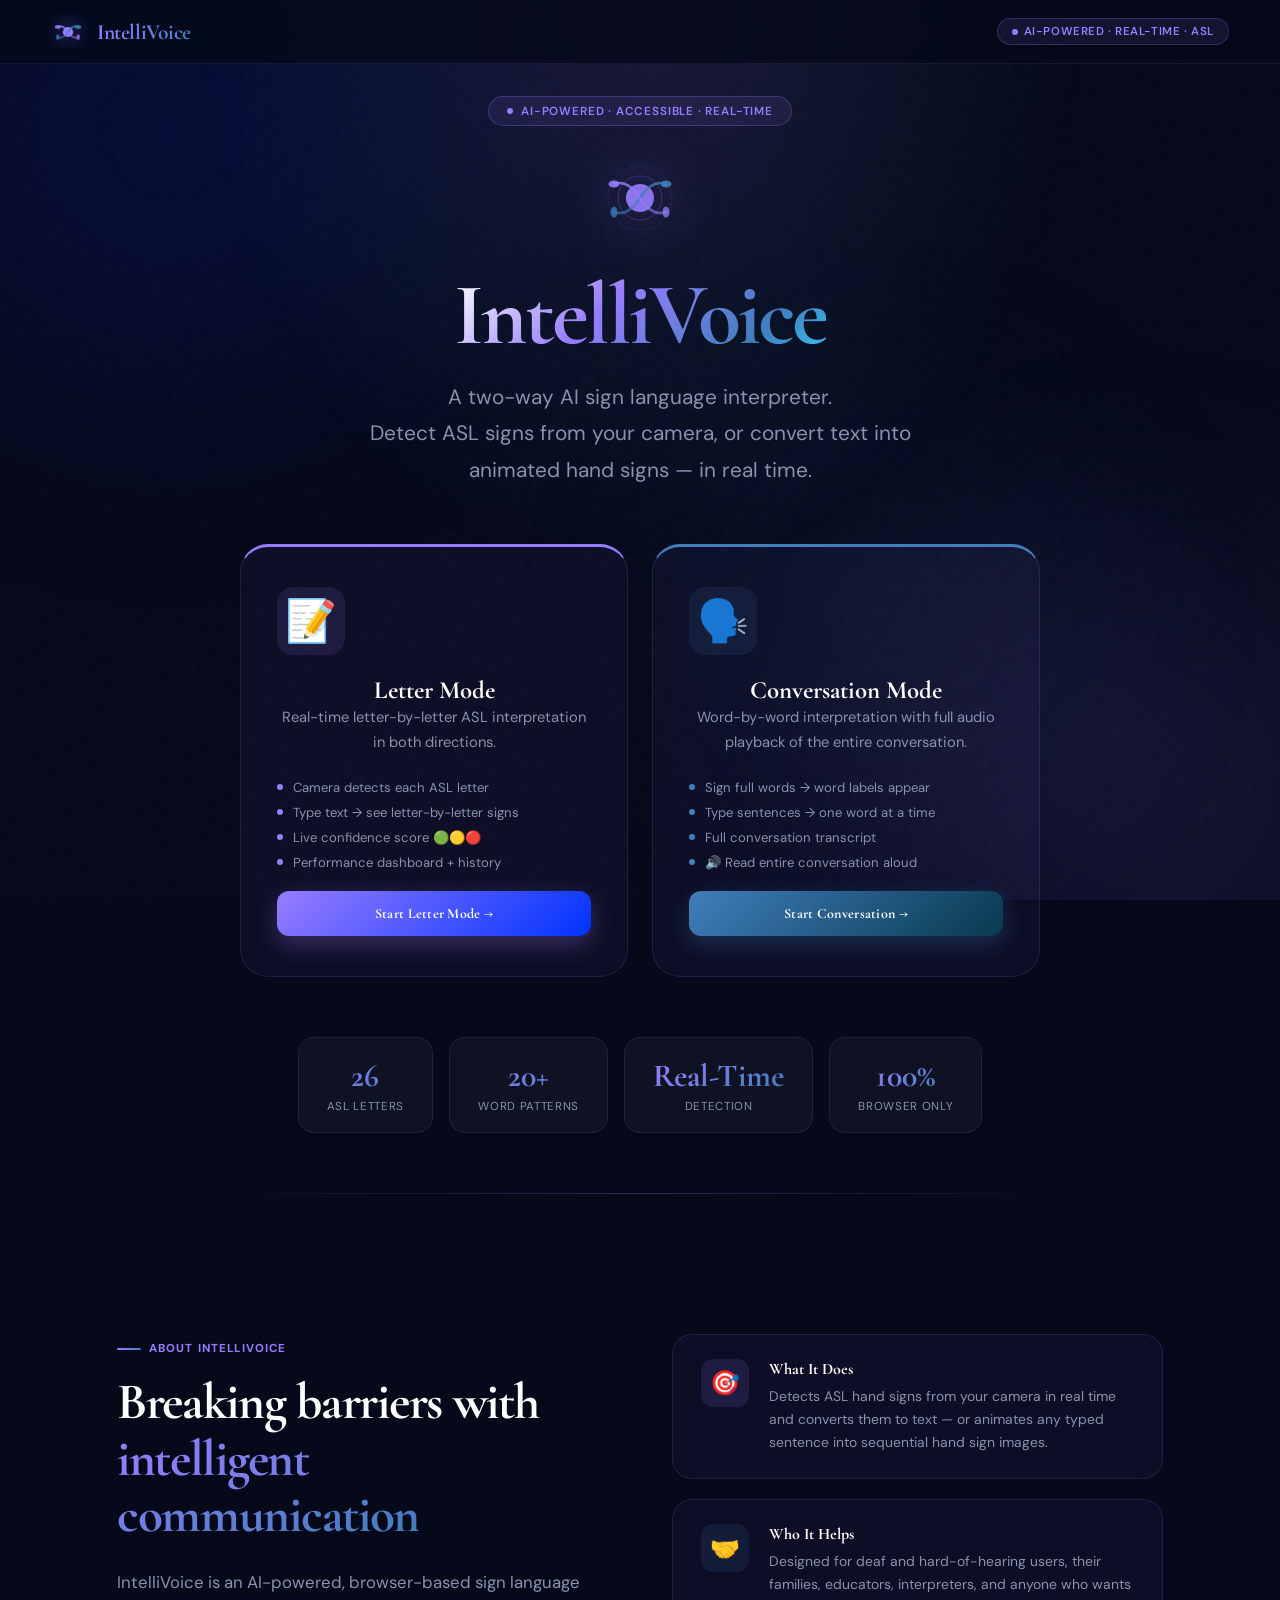
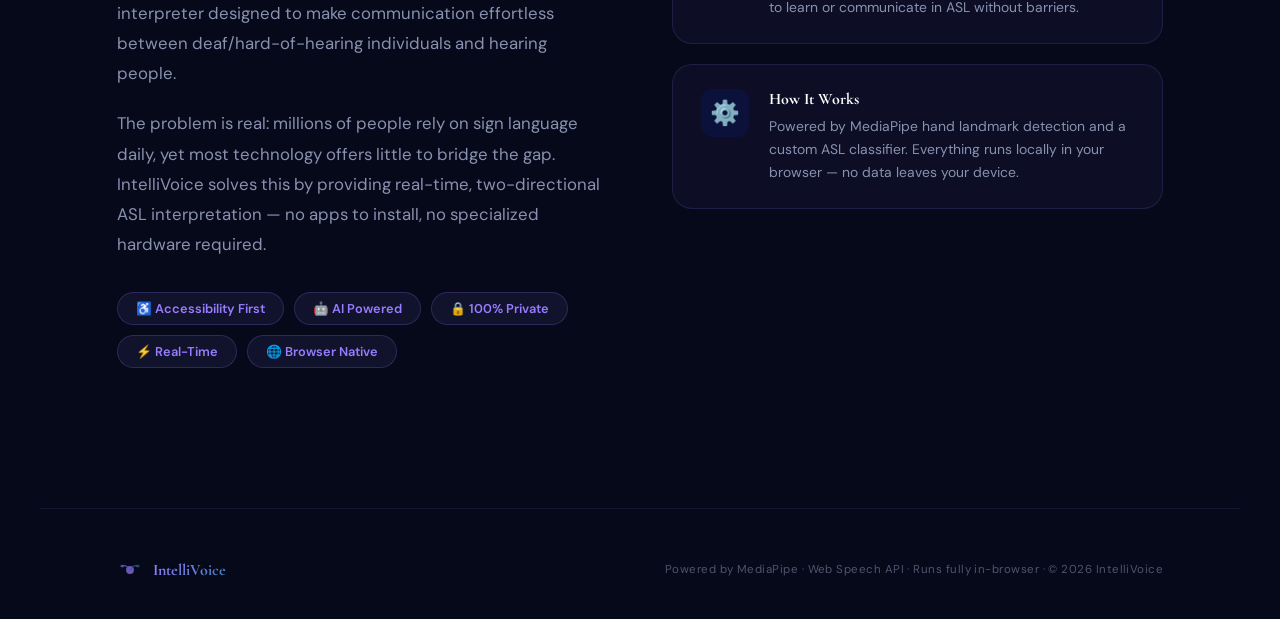
<file: index.html>
<!DOCTYPE html>
<html lang="en">

<head>
  <meta charset="UTF-8" />
  <meta name="viewport" content="width=device-width, initial-scale=1.0" />
  <title>IntelliVoice – AI-Powered Sign Language Interpreter</title>
  <meta name="description"
    content="IntelliVoice – AI-powered two-way ASL sign language interpreter. Break communication barriers with real-time gesture recognition and text-to-sign animation." />
  <link rel="preconnect" href="https://fonts.googleapis.com" />
  <link rel="preconnect" href="https://fonts.gstatic.com" crossorigin />
  <link
    href="https://fonts.googleapis.com/css2?family=Cormorant+Garamond:ital,wght@0,300;0,400;0,500;0,600;0,700;1,300;1,400;1,600&family=DM+Sans:ital,opsz,wght@0,9..40,300;0,9..40,400;0,9..40,500;0,9..40,600;0,9..40,700;1,9..40,400&family=Inter:wght@300;400;500;600;700&display=swap"
    rel="stylesheet" />

  <style>
    /* ============================================================
       IntelliVoice – Home Page
       Color palette: navy/teal/indigo, color-blind friendly
    ============================================================ */
    :root {
      --bg: #06091a;
      --navy: #083A4F;
      --teal: #407EBC;
      --aqua: #C8D5D6;
      --sand: #E5E1DD;
      --indigo: #977DFF;
      --blue: #0033FF;
      --deep: #0600AB;
      --card: rgba(151, 125, 255, 0.05);
      --border: rgba(151, 125, 255, 0.14);
      --text: #f0f4ff;
      --muted: #8892b0;
      --font-display: 'Cormorant Garamond', 'Playfair Display', Georgia, serif;
      --font-body: 'DM Sans', 'Inter', sans-serif;
    }

    *,
    *::before,
    *::after {
      box-sizing: border-box;
      margin: 0;
      padding: 0;
    }

    html {
      scroll-behavior: smooth;
    }

    body {
      font-family: var(--font-body);
      background: var(--bg);
      color: var(--text);
      min-height: 100vh;
      overflow-x: hidden;
      cursor: auto;
    }

    /* ---- Animated BG ---- */
    .bg {
      position: fixed;
      inset: 0;
      z-index: 0;
      overflow: hidden;
      pointer-events: none;
    }

    .orb {
      position: absolute;
      border-radius: 50%;
      filter: blur(130px);
      will-change: transform;
    }

    .o1 {
      width: 700px;
      height: 700px;
      background: radial-gradient(circle, #0033FF, transparent 70%);
      top: -220px;
      left: -180px;
      opacity: .22;
      animation: orbFloat 14s ease-in-out infinite;
    }

    .o2 {
      width: 600px;
      height: 600px;
      background: radial-gradient(circle, #977DFF, transparent 70%);
      bottom: -180px;
      right: -160px;
      opacity: .2;
      animation: orbFloat 16s ease-in-out infinite reverse;
      animation-delay: 4s;
    }

    .o3 {
      width: 500px;
      height: 500px;
      background: radial-gradient(circle, #407EBC, transparent 70%);
      top: 40%;
      left: 50%;
      transform: translate(-50%, -50%);
      opacity: .15;
      animation: orbFloat 20s ease-in-out infinite;
      animation-delay: 10s;
    }

    @keyframes orbFloat {

      0%,
      100% {
        transform: translate(0, 0) scale(1);
      }

      33% {
        transform: translate(30px, -20px) scale(1.04);
      }

      66% {
        transform: translate(-20px, 30px) scale(0.97);
      }
    }

    /* ---- Noise ---- */
    body::after {
      content: '';
      position: fixed;
      inset: 0;
      background-image: url("data:image/svg+xml,%3Csvg viewBox='0 0 200 200' xmlns='http://www.w3.org/2000/svg'%3E%3Cfilter id='n'%3E%3CfeTurbulence type='fractalNoise' baseFrequency='0.75' numOctaves='4' stitchTiles='stitch'/%3E%3C/filter%3E%3Crect width='100%25' height='100%25' filter='url(%23n)'/%3E%3C/svg%3E");
      opacity: 0.022;
      pointer-events: none;
      z-index: 2;
    }

    /* ---- Floating Particles ---- */
    .particles {
      position: fixed;
      inset: 0;
      z-index: 1;
      pointer-events: none;
    }

    .particle {
      position: absolute;
      border-radius: 50%;
      opacity: 0;
      animation: drift linear infinite;
    }

    @keyframes drift {
      0% {
        transform: translateY(100vh) rotate(0deg);
        opacity: 0;
      }

      10% {
        opacity: .5;
      }

      90% {
        opacity: .25;
      }

      100% {
        transform: translateY(-10vh) rotate(360deg);
        opacity: 0;
      }
    }

    /* ============================================================
       NAVBAR (sticky top)
    ============================================================ */
    .nav {
      position: fixed;
      top: 0;
      left: 0;
      right: 0;
      z-index: 50;
      background: rgba(6, 9, 26, 0.82);
      backdrop-filter: blur(20px);
      border-bottom: 1px solid rgba(151, 125, 255, 0.12);
      padding: 0 clamp(16px, 4vw, 56px);
      display: flex;
      align-items: center;
      height: 64px;
      gap: 16px;
      transition: background 0.3s;
    }

    .nav-logo {
      display: flex;
      align-items: center;
      gap: 12px;
      text-decoration: none;
      flex-shrink: 0;
    }

    .nav-logo-icon {
      width: 34px;
      height: 34px;
      filter: drop-shadow(0 0 8px rgba(151, 125, 255, 0.5));
    }

    .nav-logo-name {
      font-family: var(--font-display);
      font-size: 1.35rem;
      font-weight: 800;
      letter-spacing: -0.02em;
      background: linear-gradient(135deg, #977DFF 0%, #407EBC 100%);
      -webkit-background-clip: text;
      -webkit-text-fill-color: transparent;
      background-clip: text;
    }

    .nav-spacer {
      flex: 1;
    }

    .nav-badge {
      display: inline-flex;
      align-items: center;
      gap: 6px;
      background: rgba(151, 125, 255, 0.1);
      border: 1px solid rgba(151, 125, 255, 0.25);
      border-radius: 100px;
      padding: 5px 14px;
      font-size: .72rem;
      font-weight: 600;
      letter-spacing: .05em;
      color: #977DFF;
      text-transform: uppercase;
    }

    .badge-dot {
      width: 6px;
      height: 6px;
      border-radius: 50%;
      background: #977DFF;
      animation: pulse 1.4s ease-in-out infinite;
    }

    @keyframes pulse {

      0%,
      100% {
        opacity: 1;
        transform: scale(1);
      }

      50% {
        opacity: .3;
        transform: scale(.78);
      }
    }

    /* ============================================================
       HERO
    ============================================================ */
    .hero {
      position: relative;
      z-index: 10;
      min-height: 100vh;
      display: flex;
      flex-direction: column;
      align-items: center;
      justify-content: center;
      text-align: center;
      padding: 96px clamp(20px, 5vw, 80px) 60px;
    }

    .hero-spotlight {
      position: absolute;
      top: 0;
      left: 50%;
      transform: translateX(-50%);
      width: 900px;
      height: 600px;
      background: radial-gradient(ellipse at 50% 0%,
          rgba(151, 125, 255, .14) 0%,
          rgba(64, 126, 188, .07) 45%,
          transparent 70%);
      pointer-events: none;
    }

    /* Hero eyebrow */
    .hero-eyebrow {
      display: inline-flex;
      align-items: center;
      gap: 8px;
      background: rgba(151, 125, 255, 0.1);
      border: 1px solid rgba(151, 125, 255, 0.28);
      border-radius: 100px;
      padding: 6px 18px;
      font-size: .73rem;
      font-weight: 600;
      letter-spacing: .07em;
      color: #977DFF;
      text-transform: uppercase;
      margin-bottom: 28px;
      animation: fadeDown .5s ease forwards;
    }

    /* Hero logo / icon */
    .hero-logo-wrap {
      margin-bottom: 24px;
      animation: fadeDown .65s ease forwards;
    }

    .hero-logo-svg {
      width: 88px;
      height: 88px;
      filter: drop-shadow(0 0 28px rgba(151, 125, 255, .45));
      animation: breathe 4s ease-in-out infinite;
    }

    @keyframes breathe {

      0%,
      100% {
        transform: scale(1);
        filter: drop-shadow(0 0 28px rgba(151, 125, 255, .45));
      }

      50% {
        transform: scale(1.06);
        filter: drop-shadow(0 0 42px rgba(64, 126, 188, .6));
      }
    }

    /* Hero title */
    .hero-title {
      font-family: var(--font-display);
      font-size: clamp(3rem, 7vw, 5.5rem);
      font-weight: 800;
      line-height: 1.02;
      letter-spacing: -0.03em;
      margin-bottom: 18px;
      background: linear-gradient(135deg, #fff 0%, #977DFF 40%, #407EBC 80%, #38c7f8 100%);
      -webkit-background-clip: text;
      -webkit-text-fill-color: transparent;
      background-clip: text;
      animation: fadeDown .75s ease forwards;
    }

    .hero-tagline {
      font-size: clamp(1rem, 2.2vw, 1.3rem);
      color: var(--muted);
      max-width: 580px;
      line-height: 1.75;
      margin-bottom: 56px;
      animation: fadeDown .9s ease forwards;
    }

    @keyframes fadeDown {
      from {
        opacity: 0;
        transform: translateY(-16px);
      }

      to {
        opacity: 1;
        transform: translateY(0);
      }
    }

    /* ============================================================
       MODE CARDS
    ============================================================ */
    .modes {
      display: grid;
      grid-template-columns: repeat(auto-fit, minmax(300px, 1fr));
      gap: 24px;
      width: 100%;
      max-width: 800px;
      animation: fadeUp .9s ease forwards;
    }

    @keyframes fadeUp {
      from {
        opacity: 0;
        transform: translateY(24px);
      }

      to {
        opacity: 1;
        transform: translateY(0);
      }
    }

    .mode-card {
      background: var(--card);
      border: 1px solid var(--border);
      border-radius: 28px;
      padding: 40px 36px;
      text-decoration: none;
      color: inherit;
      display: flex;
      flex-direction: column;
      gap: 20px;
      position: relative;
      overflow: hidden;
      transition: transform .3s cubic-bezier(.34, 1.56, .64, 1),
        border-color .3s, box-shadow .3s;
    }

    .mode-card::before {
      content: '';
      position: absolute;
      inset: 0;
      border-radius: inherit;
      opacity: 0;
      transition: opacity .3s;
    }

    .mode-card:hover {
      transform: translateY(-9px) scale(1.012);
    }

    .mode-card:hover::before {
      opacity: 1;
    }

    /* Variant: letter */
    .mode-card.letter {
      border-top: 3px solid #977DFF;
    }

    .mode-card.letter:hover {
      border-color: #977DFF;
      box-shadow: 0 24px 60px rgba(151, 125, 255, .2), 0 0 0 1px rgba(151, 125, 255, .15);
    }

    .mode-card.letter::before {
      background: radial-gradient(circle at top left, rgba(151, 125, 255, .08), transparent 60%);
    }

    /* Variant: conversation */
    .mode-card.conversation {
      border-top: 3px solid #407EBC;
    }

    .mode-card.conversation:hover {
      border-color: #407EBC;
      box-shadow: 0 24px 60px rgba(64, 126, 188, .2), 0 0 0 1px rgba(64, 126, 188, .15);
    }

    .mode-card.conversation::before {
      background: radial-gradient(circle at top left, rgba(64, 126, 188, .08), transparent 60%);
    }

    .mode-icon {
      font-size: 2.6rem;
      width: 68px;
      height: 68px;
      border-radius: 16px;
      display: flex;
      align-items: center;
      justify-content: center;
    }

    .letter .mode-icon {
      background: rgba(151, 125, 255, .12);
    }

    .conversation .mode-icon {
      background: rgba(64, 126, 188, .12);
    }

    .mode-title {
      font-family: var(--font-display);
      font-size: 1.55rem;
      font-weight: 800;
      color: #fff;
    }

    .mode-desc {
      font-size: .92rem;
      color: var(--muted);
      line-height: 1.7;
    }

    .mode-features {
      display: flex;
      flex-direction: column;
      gap: 8px;
      margin-top: 4px;
    }

    .feature-row {
      display: flex;
      align-items: center;
      gap: 10px;
      font-size: .82rem;
      color: var(--muted);
    }

    .feature-dot {
      width: 6px;
      height: 6px;
      border-radius: 50%;
      flex-shrink: 0;
    }

    .letter .feature-dot {
      background: #977DFF;
    }

    .conversation .feature-dot {
      background: #407EBC;
    }

    .mode-cta {
      margin-top: auto;
      padding: 14px 24px;
      border-radius: 12px;
      font-family: var(--font-display);
      font-size: .88rem;
      font-weight: 700;
      letter-spacing: .02em;
      border: none;
      cursor: pointer;
      transition: all .25s;
      display: flex;
      align-items: center;
      justify-content: center;
      gap: 8px;
      width: 100%;
    }

    .letter .mode-cta {
      background: linear-gradient(135deg, #977DFF, #0033FF);
      color: #fff;
      box-shadow: 0 8px 24px rgba(151, 125, 255, .3);
    }

    .letter .mode-cta:hover {
      box-shadow: 0 12px 32px rgba(151, 125, 255, .5);
      transform: translateY(-2px);
    }

    .conversation .mode-cta {
      background: linear-gradient(135deg, #407EBC, #083A4F);
      color: #fff;
      box-shadow: 0 8px 24px rgba(64, 126, 188, .3);
    }

    .conversation .mode-cta:hover {
      box-shadow: 0 12px 32px rgba(64, 126, 188, .5);
      transform: translateY(-2px);
    }

    /* ============================================================
       STATS STRIP
    ============================================================ */
    .stats {
      display: flex;
      gap: 16px;
      flex-wrap: wrap;
      justify-content: center;
      margin-top: 60px;
      width: 100%;
      max-width: 800px;
    }

    .stat {
      text-align: center;
      background: rgba(255, 255, 255, 0.04);
      border: 1px solid rgba(151, 125, 255, 0.13);
      border-radius: 16px;
      padding: 18px 28px;
      transition: border-color .3s, box-shadow .3s, transform .3s;
      position: relative;
      overflow: hidden;
    }

    .stat::before {
      content: '';
      position: absolute;
      inset: 0;
      background: linear-gradient(135deg, rgba(151, 125, 255, .06), rgba(64, 126, 188, .06));
      opacity: 0;
      transition: opacity .3s;
    }

    .stat:hover {
      border-color: rgba(151, 125, 255, .4);
      box-shadow: 0 0 24px rgba(151, 125, 255, .14);
      transform: translateY(-4px);
    }

    .stat:hover::before {
      opacity: 1;
    }

    .stat-num {
      font-family: var(--font-display);
      font-size: 2rem;
      font-weight: 800;
      background: linear-gradient(135deg, #977DFF, #407EBC);
      -webkit-background-clip: text;
      -webkit-text-fill-color: transparent;
      background-clip: text;
      position: relative;
    }

    .stat-label {
      font-size: .72rem;
      color: var(--muted);
      margin-top: 4px;
      letter-spacing: .06em;
      text-transform: uppercase;
      position: relative;
    }

    /* ============================================================
       SCROLL REVEAL
    ============================================================ */
    .reveal {
      opacity: 0;
      transform: translateY(32px);
      transition: opacity .75s ease, transform .75s ease;
    }

    .reveal.from-left {
      transform: translateX(-32px);
    }

    .reveal.from-right {
      transform: translateX(32px);
    }

    .reveal.scale-in {
      transform: scale(0.92);
    }

    .reveal.visible {
      opacity: 1;
      transform: translateY(0) translateX(0) scale(1);
    }

    /* ============================================================
       ABOUT US SECTION
    ============================================================ */
    .about {
      position: relative;
      z-index: 10;
      padding: clamp(80px, 12vw, 140px) clamp(20px, 6vw, 100px);
      max-width: 1200px;
      margin: 0 auto;
    }

    .about-grid {
      display: grid;
      grid-template-columns: 1fr 1fr;
      gap: 64px;
      align-items: start;
    }

    /* section label */
    .section-label {
      display: inline-flex;
      align-items: center;
      gap: 8px;
      font-size: .72rem;
      font-weight: 700;
      letter-spacing: .1em;
      text-transform: uppercase;
      color: #977DFF;
      margin-bottom: 18px;
    }

    .section-label::before {
      content: '';
      display: block;
      width: 24px;
      height: 2px;
      background: linear-gradient(90deg, #977DFF, #407EBC);
      border-radius: 2px;
    }

    .about-heading {
      font-family: var(--font-display);
      font-size: clamp(2rem, 4.5vw, 3.2rem);
      font-weight: 800;
      line-height: 1.1;
      letter-spacing: -0.025em;
      margin-bottom: 24px;
      color: #fff;
    }

    .about-heading span {
      background: linear-gradient(135deg, #977DFF, #407EBC);
      -webkit-background-clip: text;
      -webkit-text-fill-color: transparent;
      background-clip: text;
    }

    .about-body {
      color: var(--muted);
      font-size: 1.05rem;
      line-height: 1.8;
      margin-bottom: 20px;
    }

    /* Pills */
    .about-pills {
      display: flex;
      flex-wrap: wrap;
      gap: 10px;
      margin-top: 32px;
    }

    .pill {
      display: inline-flex;
      align-items: center;
      gap: 7px;
      background: rgba(151, 125, 255, 0.08);
      border: 1px solid rgba(151, 125, 255, 0.22);
      border-radius: 100px;
      padding: 7px 18px;
      font-size: .8rem;
      font-weight: 600;
      color: #977DFF;
      transition: background .25s, border-color .25s, transform .25s;
    }

    .pill:hover {
      background: rgba(151, 125, 255, 0.16);
      border-color: rgba(151, 125, 255, .45);
      transform: translateY(-2px);
    }

    /* About right: feature cards */
    .about-cards {
      display: flex;
      flex-direction: column;
      gap: 20px;
    }

    .about-card {
      background: var(--card);
      border: 1px solid var(--border);
      border-radius: 20px;
      padding: 24px 28px;
      display: flex;
      gap: 20px;
      align-items: flex-start;
      transition: border-color .3s, box-shadow .3s, transform .3s;
      position: relative;
      overflow: hidden;
    }

    .about-card::after {
      content: '';
      position: absolute;
      top: 0;
      left: 0;
      right: 0;
      height: 2px;
      background: linear-gradient(90deg, #977DFF, #407EBC);
      opacity: 0;
      transition: opacity .3s;
    }

    .about-card:hover {
      border-color: rgba(151, 125, 255, .3);
      box-shadow: 0 12px 40px rgba(151, 125, 255, .12);
      transform: translateY(-4px);
    }

    .about-card:hover::after {
      opacity: 1;
    }

    .about-card-icon {
      width: 48px;
      height: 48px;
      border-radius: 12px;
      display: flex;
      align-items: center;
      justify-content: center;
      font-size: 1.5rem;
      flex-shrink: 0;
    }

    .about-card:nth-child(1) .about-card-icon {
      background: rgba(151, 125, 255, .13);
    }

    .about-card:nth-child(2) .about-card-icon {
      background: rgba(64, 126, 188, .13);
    }

    .about-card:nth-child(3) .about-card-icon {
      background: rgba(0, 51, 255, .1);
    }

    .about-card-title {
      font-family: var(--font-display);
      font-size: 1rem;
      font-weight: 700;
      color: #fff;
      margin-bottom: 6px;
    }

    .about-card-text {
      font-size: .87rem;
      color: var(--muted);
      line-height: 1.65;
    }

    /* ============================================================
       DIVIDER / WAVE
    ============================================================ */
    .section-divider {
      position: relative;
      z-index: 10;
      width: 100%;
      max-width: 900px;
      margin: 0 auto;
      height: 1px;
      background: linear-gradient(90deg, transparent, rgba(151, 125, 255, .25), transparent);
    }

    /* ============================================================
       PAGE TRANSITION
    ============================================================ */
    .page-transition {
      position: fixed;
      inset: 0;
      background: #06091a;
      z-index: 9999;
      opacity: 0;
      pointer-events: none;
      transition: opacity .4s ease;
    }

    .page-transition.active {
      opacity: 1;
      pointer-events: all;
    }

    /* ============================================================
       FOOTER
    ============================================================ */
    .footer {
      position: relative;
      z-index: 10;
      padding: 48px clamp(20px, 6vw, 80px) 36px;
      max-width: 1200px;
      margin: 0 auto;
      display: flex;
      align-items: center;
      justify-content: space-between;
      flex-wrap: wrap;
      gap: 24px;
      border-top: 1px solid rgba(151, 125, 255, .1);
    }

    .footer-brand {
      display: flex;
      align-items: center;
      gap: 10px;
    }

    .footer-logo-icon {
      width: 26px;
      height: 26px;
      opacity: 0.7;
    }

    .footer-name {
      font-family: var(--font-display);
      font-size: 1rem;
      font-weight: 700;
      background: linear-gradient(135deg, #977DFF, #407EBC);
      -webkit-background-clip: text;
      -webkit-text-fill-color: transparent;
      background-clip: text;
    }

    .footer-note {
      font-size: .72rem;
      color: rgba(136, 146, 176, .55);
      letter-spacing: .04em;
    }

    /* ============================================================
       RESPONSIVE
    ============================================================ */
    @media (max-width: 768px) {
      .about-grid {
        grid-template-columns: 1fr;
        gap: 40px;
      }

      .nav-badge {
        display: none;
      }
    }

    @media (max-width: 480px) {
      .modes {
        grid-template-columns: 1fr;
      }

      .stats {
        gap: 10px;
      }

      .stat {
        padding: 14px 18px;
      }
    }

    @media (prefers-reduced-motion: reduce) {

      .orb,
      .particle,
      .hero-logo-svg {
        animation: none !important;
      }

      .reveal {
        opacity: 1 !important;
        transform: none !important;
      }
    }
  </style>
</head>

<body>

  <!-- Animated BG -->
  <div class="bg">
    <div class="orb o1"></div>
    <div class="orb o2"></div>
    <div class="orb o3"></div>
  </div>

  <!-- Floating particles -->
  <div class="particles" id="particles"></div>

  <!-- Page transition overlay -->
  <div class="page-transition" id="pageTransition"></div>

  <!-- ===== NAVBAR ===== -->
  <nav class="nav" aria-label="Main navigation">
    <a href="index.html" class="nav-logo">
      <!-- IntelliVoice SVG Logo -->
      <svg class="nav-logo-icon" viewBox="0 0 40 40" fill="none" xmlns="http://www.w3.org/2000/svg" aria-hidden="true">
        <circle cx="20" cy="20" r="6" fill="#977DFF" />
        <path d="M20 20 Q14 11 8 14" stroke="#977DFF" stroke-width="2.2" stroke-linecap="round" fill="none"
          opacity="0.8" />
        <path d="M20 20 Q26 11 32 14" stroke="#407EBC" stroke-width="2.2" stroke-linecap="round" fill="none"
          opacity="0.8" />
        <path d="M20 20 Q14 29 8 26" stroke="#407EBC" stroke-width="2.2" stroke-linecap="round" fill="none"
          opacity="0.55" />
        <path d="M20 20 Q26 29 32 26" stroke="#977DFF" stroke-width="2.2" stroke-linecap="round" fill="none"
          opacity="0.55" />
        <ellipse cx="8" cy="14" rx="3.5" ry="2.2" fill="#977DFF" opacity="0.85" />
        <ellipse cx="32" cy="14" rx="3.5" ry="2.2" fill="#407EBC" opacity="0.85" />
        <ellipse cx="8" cy="26" rx="2.2" ry="3.5" fill="#407EBC" opacity="0.65" />
        <ellipse cx="32" cy="26" rx="2.2" ry="3.5" fill="#977DFF" opacity="0.65" />
      </svg>
      <span class="nav-logo-name">IntelliVoice</span>
    </a>

    <div class="nav-spacer"></div>

    <div class="nav-badge">
      <span class="badge-dot"></span>
      AI-Powered · Real-Time · ASL
    </div>
  </nav>

  <!-- ===== HERO ===== -->
  <section class="hero" aria-label="Hero">
    <div class="hero-spotlight"></div>

    <div class="hero-eyebrow">
      <span class="badge-dot"></span>
      AI-Powered · Accessible · Real-Time
    </div>

    <!-- Hero logo -->
    <div class="hero-logo-wrap">
      <svg class="hero-logo-svg" viewBox="0 0 88 88" fill="none" xmlns="http://www.w3.org/2000/svg"
        aria-label="IntelliVoice">
        <circle cx="44" cy="44" r="14" fill="#977DFF" opacity="0.9" />
        <circle cx="44" cy="44" r="22" stroke="#977DFF" stroke-width="1" fill="none" opacity="0.25" />
        <circle cx="44" cy="44" r="32" stroke="#407EBC" stroke-width="1" fill="none" opacity="0.15" />
        <!-- Voice rays -->
        <path d="M44 44 Q32 25 18 30" stroke="#977DFF" stroke-width="2.5" stroke-linecap="round" fill="none"
          opacity="0.8" />
        <path d="M44 44 Q56 25 70 30" stroke="#407EBC" stroke-width="2.5" stroke-linecap="round" fill="none"
          opacity="0.8" />
        <path d="M44 44 Q32 63 18 58" stroke="#407EBC" stroke-width="2.5" stroke-linecap="round" fill="none"
          opacity="0.6" />
        <path d="M44 44 Q56 63 70 58" stroke="#977DFF" stroke-width="2.5" stroke-linecap="round" fill="none"
          opacity="0.6" />
        <!-- Nodes -->
        <ellipse cx="18" cy="30" rx="5.5" ry="3.5" fill="#977DFF" opacity="0.9" />
        <ellipse cx="70" cy="30" rx="5.5" ry="3.5" fill="#407EBC" opacity="0.9" />
        <ellipse cx="18" cy="58" rx="3.5" ry="5.5" fill="#407EBC" opacity="0.75" />
        <ellipse cx="70" cy="58" rx="3.5" ry="5.5" fill="#977DFF" opacity="0.75" />
      </svg>
    </div>

    <h1 class="hero-title">IntelliVoice</h1>
    <p class="hero-tagline">
      A two-way AI sign language interpreter.<br />
      Detect ASL signs from your camera, or convert text into animated hand signs — in real time.
    </p>

    <!-- Mode Cards -->
    <div class="modes" role="list">

      <!-- Letter Mode -->
      <a class="mode-card letter" href="app.html" role="listitem">
        <div class="mode-icon">📝</div>
        <div>
          <h2 class="mode-title">Letter Mode</h2>
          <p class="mode-desc">Real-time letter-by-letter ASL interpretation in both directions.</p>
        </div>
        <div class="mode-features" aria-label="Features">
          <div class="feature-row"><span class="feature-dot"></span>Camera detects each ASL letter</div>
          <div class="feature-row"><span class="feature-dot"></span>Type text → see letter-by-letter signs</div>
          <div class="feature-row"><span class="feature-dot"></span>Live confidence score 🟢🟡🔴</div>
          <div class="feature-row"><span class="feature-dot"></span>Performance dashboard + history</div>
        </div>
        <button class="mode-cta">Start Letter Mode →</button>
      </a>

      <!-- Conversation Mode -->
      <a class="mode-card conversation" href="conversation.html" role="listitem">
        <div class="mode-icon">🗣️</div>
        <div>
          <h2 class="mode-title">Conversation Mode</h2>
          <p class="mode-desc">Word-by-word interpretation with full audio playback of the entire conversation.</p>
        </div>
        <div class="mode-features" aria-label="Features">
          <div class="feature-row"><span class="feature-dot"></span>Sign full words → word labels appear</div>
          <div class="feature-row"><span class="feature-dot"></span>Type sentences → one word at a time</div>
          <div class="feature-row"><span class="feature-dot"></span>Full conversation transcript</div>
          <div class="feature-row"><span class="feature-dot"></span>🔊 Read entire conversation aloud</div>
        </div>
        <button class="mode-cta">Start Conversation →</button>
      </a>

    </div>

    <!-- Stats -->
    <div class="stats reveal" aria-label="Key statistics">
      <div class="stat">
        <div class="stat-num">26</div>
        <div class="stat-label">ASL Letters</div>
      </div>
      <div class="stat">
        <div class="stat-num">20+</div>
        <div class="stat-label">Word Patterns</div>
      </div>
      <div class="stat">
        <div class="stat-num">Real-Time</div>
        <div class="stat-label">Detection</div>
      </div>
      <div class="stat">
        <div class="stat-num">100%</div>
        <div class="stat-label">Browser Only</div>
      </div>
    </div>
  </section>

  <!-- ===== ABOUT US SECTION ===== -->
  <div class="section-divider reveal"></div>

  <section class="about" id="about" aria-label="About IntelliVoice">
    <div class="about-grid">

      <!-- Left: text content -->
      <div class="reveal from-left">
        <span class="section-label">About IntelliVoice</span>
        <h2 class="about-heading">
          Breaking barriers with<br />
          <span>intelligent communication</span>
        </h2>
        <p class="about-body">
          IntelliVoice is an AI-powered, browser-based sign language interpreter designed to make
          communication effortless between deaf/hard-of-hearing individuals and hearing people.
        </p>
        <p class="about-body">
          The problem is real: millions of people rely on sign language daily, yet most technology
          offers little to bridge the gap. IntelliVoice solves this by providing real-time,
          two-directional ASL interpretation — no apps to install, no specialized hardware required.
        </p>
        <div class="about-pills">
          <span class="pill">♿ Accessibility First</span>
          <span class="pill">🤖 AI Powered</span>
          <span class="pill">🔒 100% Private</span>
          <span class="pill">⚡ Real-Time</span>
          <span class="pill">🌐 Browser Native</span>
        </div>
      </div>

      <!-- Right: feature cards -->
      <div class="about-cards reveal from-right">

        <div class="about-card">
          <div class="about-card-icon">🎯</div>
          <div>
            <div class="about-card-title">What It Does</div>
            <div class="about-card-text">
              Detects ASL hand signs from your camera in real time and converts them to text —
              or animates any typed sentence into sequential hand sign images.
            </div>
          </div>
        </div>

        <div class="about-card">
          <div class="about-card-icon">🤝</div>
          <div>
            <div class="about-card-title">Who It Helps</div>
            <div class="about-card-text">
              Designed for deaf and hard-of-hearing users, their families, educators, interpreters,
              and anyone who wants to learn or communicate in ASL without barriers.
            </div>
          </div>
        </div>

        <div class="about-card">
          <div class="about-card-icon">⚙️</div>
          <div>
            <div class="about-card-title">How It Works</div>
            <div class="about-card-text">
              Powered by MediaPipe hand landmark detection and a custom ASL classifier.
              Everything runs locally in your browser — no data leaves your device.
            </div>
          </div>
        </div>

      </div>
    </div>
  </section>

  <!-- ===== FOOTER ===== -->
  <footer class="footer" role="contentinfo">
    <div class="footer-brand">
      <svg class="footer-logo-icon" viewBox="0 0 40 40" fill="none" xmlns="http://www.w3.org/2000/svg"
        aria-hidden="true">
        <circle cx="20" cy="20" r="6" fill="#977DFF" />
        <path d="M20 20 Q14 11 8 14" stroke="#977DFF" stroke-width="2" stroke-linecap="round" fill="none"
          opacity="0.8" />
        <path d="M20 20 Q26 11 32 14" stroke="#407EBC" stroke-width="2" stroke-linecap="round" fill="none"
          opacity="0.8" />
        <ellipse cx="8" cy="14" rx="3" ry="2" fill="#977DFF" opacity="0.7" />
        <ellipse cx="32" cy="14" rx="3" ry="2" fill="#407EBC" opacity="0.7" />
      </svg>
      <span class="footer-name">IntelliVoice</span>
    </div>
    <p class="footer-note">Powered by MediaPipe · Web Speech API · Runs fully in-browser · © 2026 IntelliVoice</p>
  </footer>

  <script>
    /* ── Scroll Reveal ─────────────────────────────── */
    const revealEls = document.querySelectorAll('.reveal');
    const revealObs = new IntersectionObserver((entries) => {
      entries.forEach(e => {
        if (e.isIntersecting) {
          e.target.classList.add('visible');
          // stagger siblings
          const siblings = [...e.target.parentElement.querySelectorAll('.reveal:not(.visible)')];
          siblings.forEach((sib, i) => {
            setTimeout(() => sib.classList.add('visible'), i * 120);
          });
        }
      });
    }, { threshold: 0.12 });

    revealEls.forEach(el => revealObs.observe(el));

    // immediate check for above-fold
    setTimeout(() => {
      revealEls.forEach(el => {
        const r = el.getBoundingClientRect();
        if (r.top < window.innerHeight) el.classList.add('visible');
      });
    }, 50);

    /* ── Page Transition ───────────────────────────── */
    const overlay = document.getElementById('pageTransition');
    document.querySelectorAll('a.mode-card').forEach(link => {
      link.addEventListener('click', e => {
        e.preventDefault();
        const href = link.getAttribute('href');
        overlay.classList.add('active');
        setTimeout(() => { window.location.href = href; }, 380);
      });
    });
    window.addEventListener('pageshow', () => { overlay.classList.remove('active'); });

    /* ── Floating Particles ────────────────────────── */
    const container = document.getElementById('particles');
    const pColors = ['#977DFF', '#407EBC', '#38c7f8', '#C8D5D6', '#0033FF'];
    for (let i = 0; i < 28; i++) {
      const p = document.createElement('div');
      p.className = 'particle';
      const size = 2 + Math.random() * 4;
      const color = pColors[Math.floor(Math.random() * pColors.length)];
      p.style.cssText = `
        width:${size}px;height:${size}px;
        left:${Math.random() * 100}%;
        background:${color};
        box-shadow:0 0 ${size * 3}px ${color};
        animation-duration:${9 + Math.random() * 14}s;
        animation-delay:${-Math.random() * 20}s;
      `;
      container.appendChild(p);
    }

    /* ── Mouse Parallax on BG Orbs ─────────────────── */
    const orbs = [...document.querySelectorAll('.orb')];
    const STRENGTH = [45, -35, 25];
    const LERP = 0.07;
    let m = { x: 0.5, y: 0.5 };
    let tg = { x: 0.5, y: 0.5 };

    document.addEventListener('mousemove', e => {
      tg.x = e.clientX / window.innerWidth;
      tg.y = e.clientY / window.innerHeight;
    });

    function lerp(a, b, t) { return a + (b - a) * t; }

    (function tick() {
      m.x = lerp(m.x, tg.x, LERP);
      m.y = lerp(m.y, tg.y, LERP);
      const cx = m.x - 0.5;
      const cy = m.y - 0.5;
      orbs.forEach((orb, i) => {
        const s = STRENGTH[i] || 25;
        orb.style.transform = `translate(${cx * s}px, ${cy * s}px)`;
      });
      requestAnimationFrame(tick);
    })();

    /* ── Card 3-D Tilt ──────────────────────────────── */
    const cards = [...document.querySelectorAll('.mode-card')];
    const TILT = 5;

    document.addEventListener('mousemove', e => {
      const mxN = e.clientX / window.innerWidth;
      const myN = e.clientY / window.innerHeight;
      cards.forEach(card => {
        const r = card.getBoundingClientRect();
        const ccx = (r.left + r.width / 2) / window.innerWidth;
        const ccy = (r.top + r.height / 2) / window.innerHeight;
        const ry = (mxN - ccx) * TILT;
        const rx = (ccy - myN) * TILT;
        card.style.transform = `perspective(900px) rotateX(${rx}deg) rotateY(${ry}deg)`;
      });
    });

    cards.forEach(card => {
      card.addEventListener('mouseleave', () => {
        card.style.transform = 'perspective(900px) rotateX(0) rotateY(0) translateY(-9px) scale(1.012)';
        setTimeout(() => {
          card.style.transform = '';
        }, 300);
      });
    });

    /* ── Scroll-parallax for hero bg ───────────────── */
    window.addEventListener('scroll', () => {
      const sy = window.scrollY;
      document.querySelector('.hero-spotlight').style.transform =
        `translateX(-50%) translateY(${sy * 0.18}px)`;
    }, { passive: true });
  </script>
</body>

</html>
</file>
